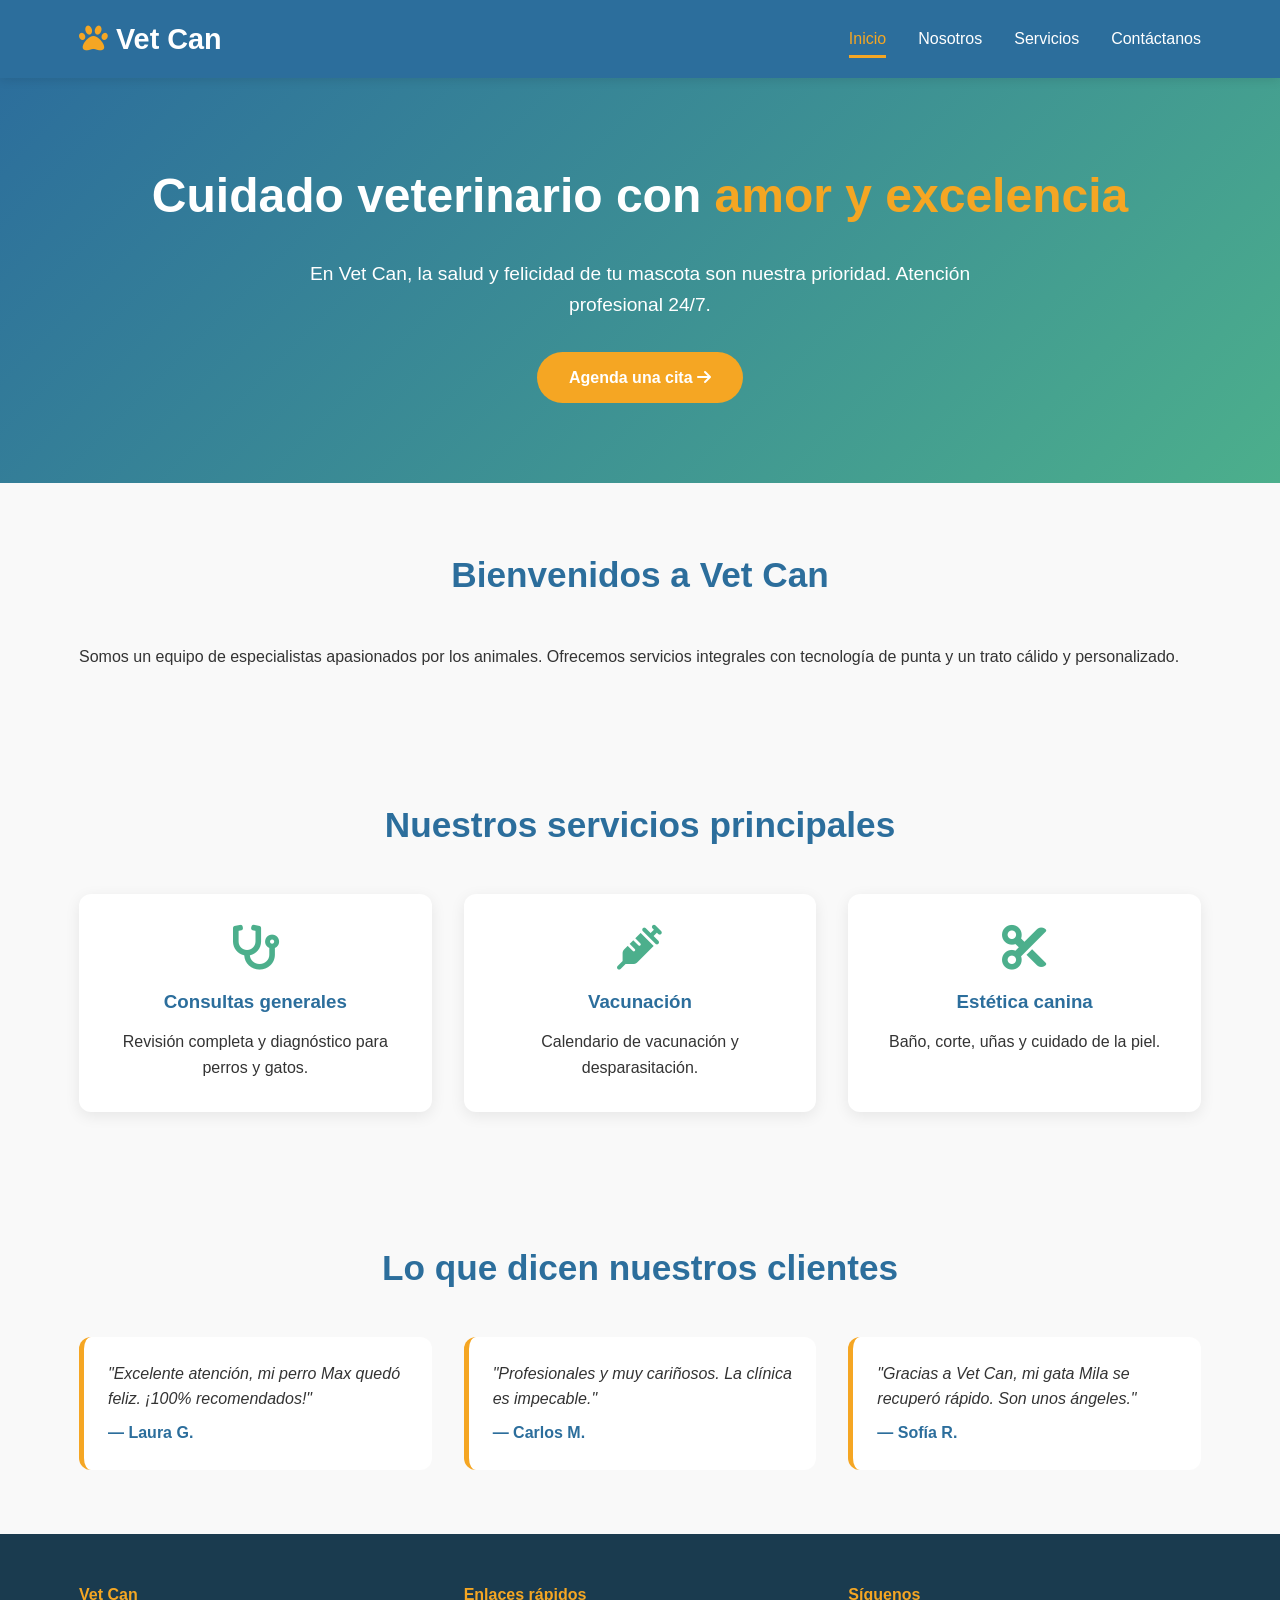
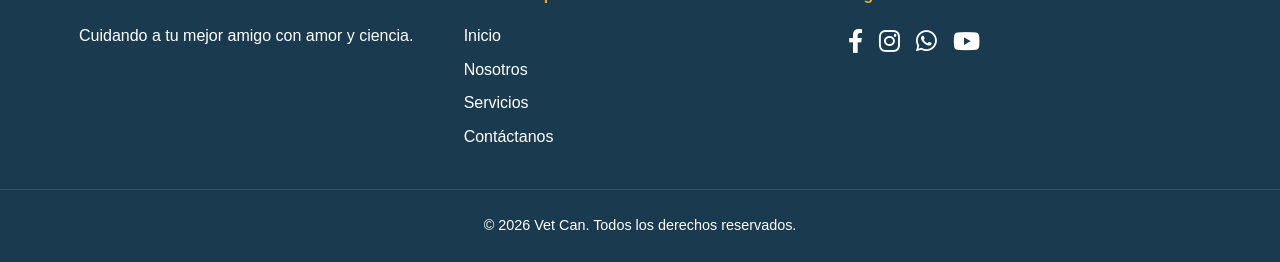
<file: index.html>
<!DOCTYPE html>
<html lang="es">
<head>
    <meta charset="UTF-8" />
    <meta name="viewport" content="width=device-width, initial-scale=1.0" />
    <title>Vet Can · Inicio</title>
    <link rel="stylesheet" href="styles.css" />
    <link rel="stylesheet" href="https://cdnjs.cloudflare.com/ajax/libs/font-awesome/6.0.0-beta3/css/all.min.css" />
</head>
<body>

    <!-- ===== HEADER / NAVBAR ===== -->
    <header class="header">
        <div class="container header-content">
            <div class="logo">
                <a href="index.html"><i class="fas fa-paw"></i> Vet Can</a>
            </div>
            <nav class="navbar" id="navbar">
                <ul class="nav-list">
                    <li><a href="index.html" class="active">Inicio</a></li>
                    <li><a href="nosotros.html">Nosotros</a></li>
                    <li><a href="servicios.html">Servicios</a></li>
                    <li><a href="contactanos.html">Contáctanos</a></li>
                </ul>
            </nav>
            <div class="menu-toggle" id="menuToggle">
                <i class="fas fa-bars"></i>
            </div>
        </div>
    </header>

    <!-- ===== HERO ===== -->
    <section class="hero">
        <div class="container hero-content">
            <h1>Cuidado veterinario con <span>amor y excelencia</span></h1>
            <p>En Vet Can, la salud y felicidad de tu mascota son nuestra prioridad. Atención profesional 24/7.</p>
            <a href="contactanos.html" class="btn btn-primary">Agenda una cita <i class="fas fa-arrow-right"></i></a>
        </div>
    </section>

    <!-- ===== BIENVENIDA ===== -->
    <section class="welcome section">
        <div class="container">
            <h2>Bienvenidos a Vet Can</h2>
            <p>Somos un equipo de especialistas apasionados por los animales. Ofrecemos servicios integrales con tecnología de punta y un trato cálido y personalizado.</p>
        </div>
    </section>

    <!-- ===== SERVICIOS DESTACADOS ===== -->
    <section class="services-highlight section">
        <div class="container">
            <h2>Nuestros servicios principales</h2>
            <div class="cards-grid">
                <div class="card">
                    <i class="fas fa-stethoscope"></i>
                    <h3>Consultas generales</h3>
                    <p>Revisión completa y diagnóstico para perros y gatos.</p>
                </div>
                <div class="card">
                    <i class="fas fa-syringe"></i>
                    <h3>Vacunación</h3>
                    <p>Calendario de vacunación y desparasitación.</p>
                </div>
                <div class="card">
                    <i class="fas fa-cut"></i>
                    <h3>Estética canina</h3>
                    <p>Baño, corte, uñas y cuidado de la piel.</p>
                </div>
            </div>
        </div>
    </section>

    <!-- ===== TESTIMONIOS ===== -->
    <section class="testimonials section">
        <div class="container">
            <h2>Lo que dicen nuestros clientes</h2>
            <div class="testimonial-grid">
                <div class="testimonial">
                    <p>"Excelente atención, mi perro Max quedó feliz. ¡100% recomendados!"</p>
                    <span>— Laura G.</span>
                </div>
                <div class="testimonial">
                    <p>"Profesionales y muy cariñosos. La clínica es impecable."</p>
                    <span>— Carlos M.</span>
                </div>
                <div class="testimonial">
                    <p>"Gracias a Vet Can, mi gata Mila se recuperó rápido. Son unos ángeles."</p>
                    <span>— Sofía R.</span>
                </div>
            </div>
        </div>
    </section>

    <!-- ===== FOOTER ===== -->
    <footer class="footer">
        <div class="container footer-content">
            <div class="footer-col">
                <h4>Vet Can</h4>
                <p>Cuidando a tu mejor amigo con amor y ciencia.</p>
            </div>
            <div class="footer-col">
                <h4>Enlaces rápidos</h4>
                <ul>
                    <li><a href="index.html">Inicio</a></li>
                    <li><a href="nosotros.html">Nosotros</a></li>
                    <li><a href="servicios.html">Servicios</a></li>
                    <li><a href="contactanos.html">Contáctanos</a></li>
                </ul>
            </div>
            <div class="footer-col">
                <h4>Síguenos</h4>
                <div class="social-icons">
                    <a href="#"><i class="fab fa-facebook-f"></i></a>
                    <a href="#"><i class="fab fa-instagram"></i></a>
                    <a href="#"><i class="fab fa-whatsapp"></i></a>
                    <a href="#"><i class="fab fa-youtube"></i></a>
                </div>
            </div>
        </div>
        <div class="footer-bottom">
            <p>&copy; 2026 Vet Can. Todos los derechos reservados.</p>
        </div>
    </footer>

    <script src="script.js"></script>
</body>
</html>
</file>
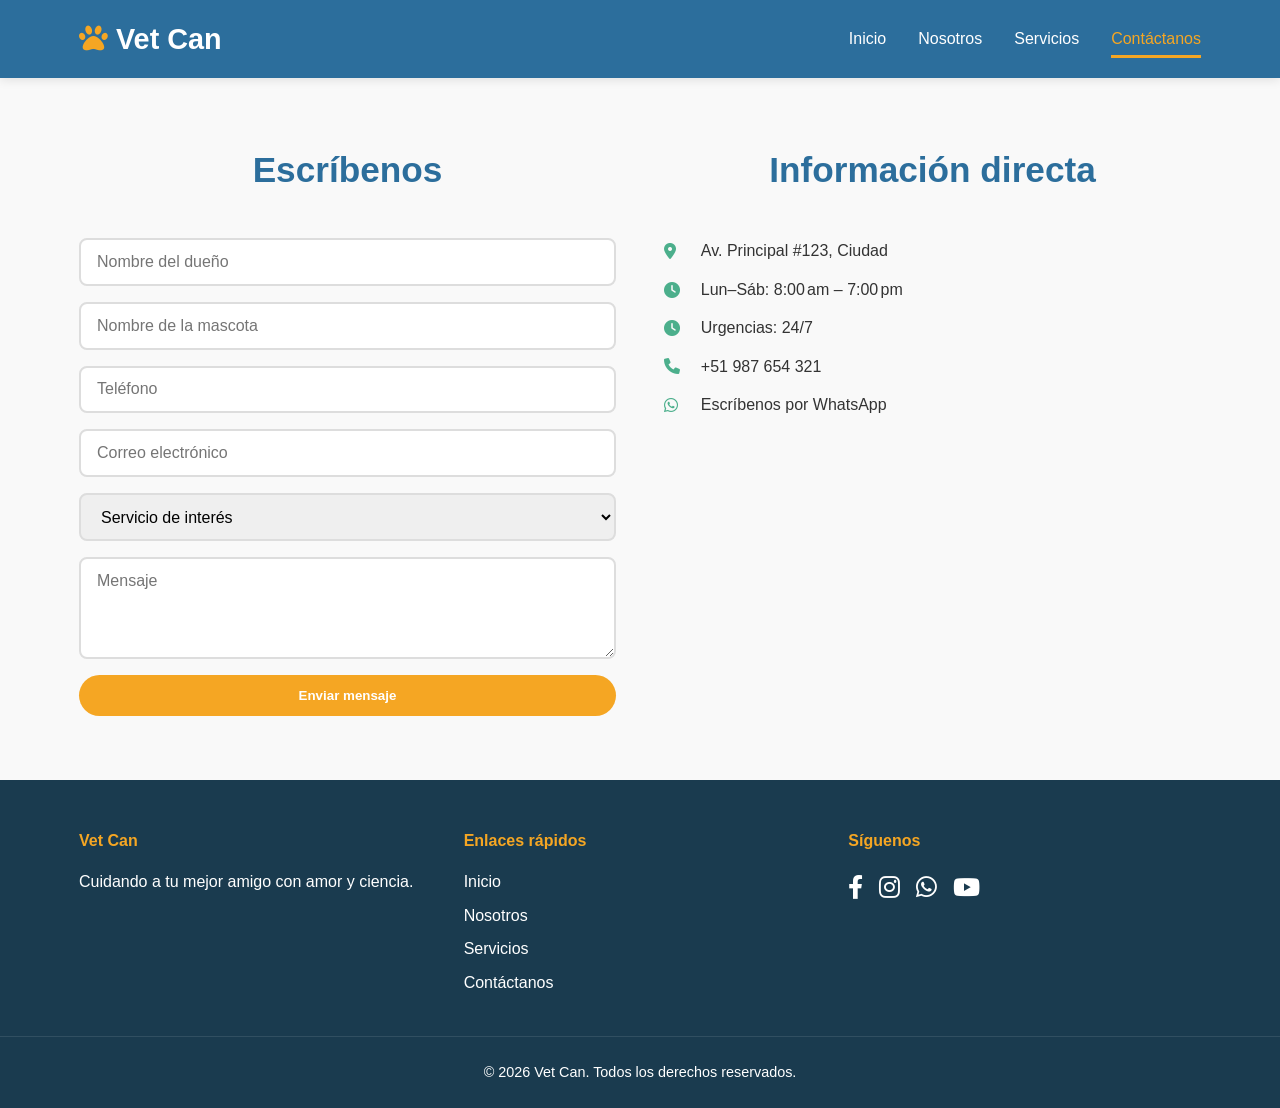
<file: contactanos.html>
<!DOCTYPE html>
<html lang="es">
<head>
    <meta charset="UTF-8" />
    <meta name="viewport" content="width=device-width, initial-scale=1.0" />
    <title>Vet Can · Contáctanos</title>
    <link rel="stylesheet" href="styles.css" />
    <link rel="stylesheet" href="https://cdnjs.cloudflare.com/ajax/libs/font-awesome/6.0.0-beta3/css/all.min.css" />
</head>
<body>

    <!-- HEADER -->
    <header class="header">
        <div class="container header-content">
            <div class="logo"><a href="index.html"><i class="fas fa-paw"></i> Vet Can</a></div>
            <nav class="navbar" id="navbar">
                <ul class="nav-list">
                    <li><a href="index.html">Inicio</a></li>
                    <li><a href="nosotros.html">Nosotros</a></li>
                    <li><a href="servicios.html">Servicios</a></li>
                    <li><a href="contactanos.html" class="active">Contáctanos</a></li>
                </ul>
            </nav>
            <div class="menu-toggle" id="menuToggle"><i class="fas fa-bars"></i></div>
        </div>
    </header>

    <!-- ===== FORMULARIO + INFO ===== -->
    <section class="section contact">
        <div class="container two-col">
            <!-- Formulario -->
            <div class="contact-form">
                <h2>Escríbenos</h2>
                <form id="contactForm">
                    <input type="text" name="nombre_dueno" placeholder="Nombre del dueño" required />
                    <input type="text" name="nombre_mascota" placeholder="Nombre de la mascota" />
                    <input type="tel" name="telefono" placeholder="Teléfono" required />
                    <input type="email" name="correo" placeholder="Correo electrónico" required />
                    <select name="servicio_interes">
                        <option value="">Servicio de interés</option>
                        <option value="consultas">Consultas Generales</option>
                        <option value="vacunacion">Vacunación y Desparasitación</option>
                        <option value="cirugia">Cirugía</option>
                        <option value="diagnostico">Diagnóstico por Imagen</option>
                        <option value="estetica">Estética</option>
                        <option value="farmacia">Farmacia</option>
                    </select>
                    <textarea name="mensaje" placeholder="Mensaje" rows="4"></textarea>
                    <button type="submit" class="btn btn-primary">Enviar mensaje</button>
                </form>
            </div>

            <!-- Info de contacto -->
            <div class="contact-info">
                <h2>Información directa</h2>
                <p><i class="fas fa-map-marker-alt"></i> Av. Principal #123, Ciudad</p>
                <p><i class="fas fa-clock"></i> Lun–Sáb: 8:00 am – 7:00 pm</p>
                <p><i class="fas fa-clock"></i> Urgencias: 24/7</p>
                <p><i class="fas fa-phone"></i> +51 987 654 321</p>
                <p><i class="fab fa-whatsapp"></i> <a href="https://wa.me/51987654321" target="_blank">Escríbenos por WhatsApp</a></p>

                <!-- Mapa placeholder -->
                <div class="map-placeholder">
                    <iframe src="https://www.google.com/maps/embed?pb=!1m18!1m12!1m3!1d3901.123456789012!2d-77.123456!3d-12.123456!2m3!1f0!2f0!3f0!3m2!1i1024!2i768!4f13.1!3m3!1m2!1s0x0%3A0x0!2zMTLCsDA3JzI0LjQiUyA3N8KwMDcnMjMuNyJX!5e0!3m2!1ses!2spe!4v1234567890" width="100%" height="200" style="border:0;" allowfullscreen="" loading="lazy"></iframe>
                </div>
            </div>
        </div>
    </section>

    <!-- FOOTER (idéntico) -->
    <footer class="footer">
        <div class="container footer-content">
            <div class="footer-col"><h4>Vet Can</h4><p>Cuidando a tu mejor amigo con amor y ciencia.</p></div>
            <div class="footer-col">
                <h4>Enlaces rápidos</h4>
                <ul>
                    <li><a href="index.html">Inicio</a></li>
                    <li><a href="nosotros.html">Nosotros</a></li>
                    <li><a href="servicios.html">Servicios</a></li>
                    <li><a href="contactanos.html">Contáctanos</a></li>
                </ul>
            </div>
            <div class="footer-col">
                <h4>Síguenos</h4>
                <div class="social-icons">
                    <a href="#"><i class="fab fa-facebook-f"></i></a>
                    <a href="#"><i class="fab fa-instagram"></i></a>
                    <a href="#"><i class="fab fa-whatsapp"></i></a>
                    <a href="#"><i class="fab fa-youtube"></i></a>
                </div>
            </div>
        </div>
        <div class="footer-bottom"><p>&copy; 2026 Vet Can. Todos los derechos reservados.</p></div>
    </footer>

    <script src="script.js"></script>
</body>
</html>
</file>
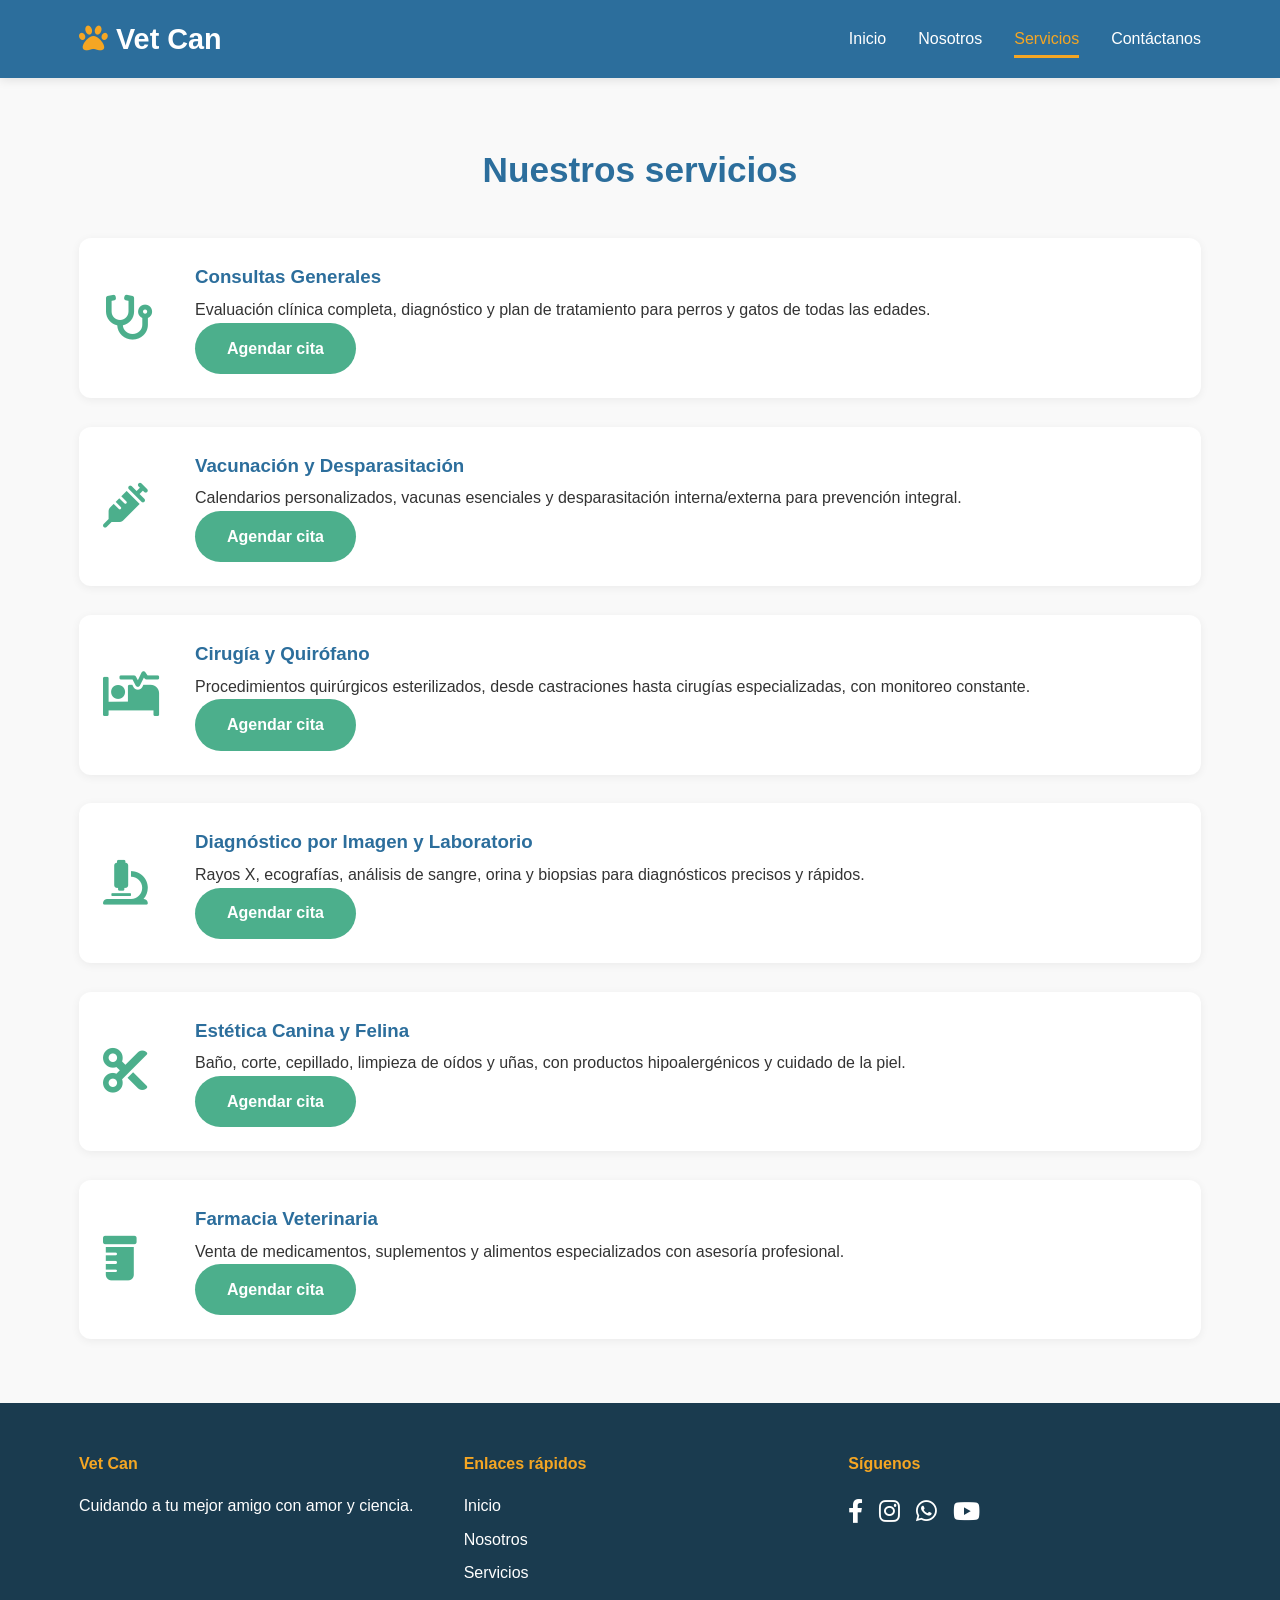
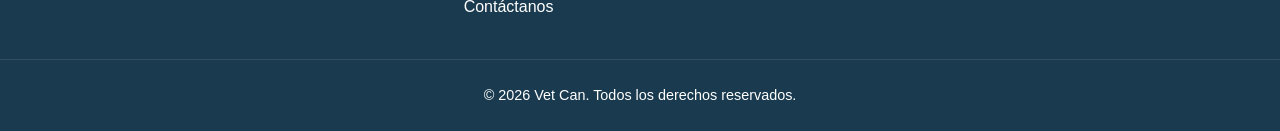
<file: deepseek_html_20260820_2e9063.html>
<!DOCTYPE html>
<html lang="es">
<head>
    <meta charset="UTF-8" />
    <meta name="viewport" content="width=device-width, initial-scale=1.0" />
    <title>Vet Can · Servicios</title>
    <link rel="stylesheet" href="styles.css" />
    <link rel="stylesheet" href="https://cdnjs.cloudflare.com/ajax/libs/font-awesome/6.0.0-beta3/css/all.min.css" />
</head>
<body>

    <!-- HEADER -->
    <header class="header">
        <div class="container header-content">
            <div class="logo"><a href="index.html"><i class="fas fa-paw"></i> Vet Can</a></div>
            <nav class="navbar" id="navbar">
                <ul class="nav-list">
                    <li><a href="index.html">Inicio</a></li>
                    <li><a href="nosotros.html">Nosotros</a></li>
                    <li><a href="servicios.html" class="active">Servicios</a></li>
                    <li><a href="contactanos.html">Contáctanos</a></li>
                </ul>
            </nav>
            <div class="menu-toggle" id="menuToggle"><i class="fas fa-bars"></i></div>
        </div>
    </header>

    <!-- ===== SERVICIOS DETALLADOS ===== -->
    <section class="section services-detail">
        <div class="container">
            <h2>Nuestros servicios</h2>
            <div class="services-list">

                <div class="service-item">
                    <i class="fas fa-stethoscope"></i>
                    <div class="service-info">
                        <h3>Consultas Generales</h3>
                        <p>Evaluación clínica completa, diagnóstico y plan de tratamiento para perros y gatos de todas las edades.</p>
                        <a href="contactanos.html" class="btn btn-secondary">Agendar cita</a>
                    </div>
                </div>

                <div class="service-item">
                    <i class="fas fa-syringe"></i>
                    <div class="service-info">
                        <h3>Vacunación y Desparasitación</h3>
                        <p>Calendarios personalizados, vacunas esenciales y desparasitación interna/externa para prevención integral.</p>
                        <a href="contactanos.html" class="btn btn-secondary">Agendar cita</a>
                    </div>
                </div>

                <div class="service-item">
                    <i class="fas fa-procedures"></i>
                    <div class="service-info">
                        <h3>Cirugía y Quirófano</h3>
                        <p>Procedimientos quirúrgicos esterilizados, desde castraciones hasta cirugías especializadas, con monitoreo constante.</p>
                        <a href="contactanos.html" class="btn btn-secondary">Agendar cita</a>
                    </div>
                </div>

                <div class="service-item">
                    <i class="fas fa-microscope"></i>
                    <div class="service-info">
                        <h3>Diagnóstico por Imagen y Laboratorio</h3>
                        <p>Rayos X, ecografías, análisis de sangre, orina y biopsias para diagnósticos precisos y rápidos.</p>
                        <a href="contactanos.html" class="btn btn-secondary">Agendar cita</a>
                    </div>
                </div>

                <div class="service-item">
                    <i class="fas fa-cut"></i>
                    <div class="service-info">
                        <h3>Estética Canina y Felina</h3>
                        <p>Baño, corte, cepillado, limpieza de oídos y uñas, con productos hipoalergénicos y cuidado de la piel.</p>
                        <a href="contactanos.html" class="btn btn-secondary">Agendar cita</a>
                    </div>
                </div>

                <div class="service-item">
                    <i class="fas fa-prescription-bottle"></i>
                    <div class="service-info">
                        <h3>Farmacia Veterinaria</h3>
                        <p>Venta de medicamentos, suplementos y alimentos especializados con asesoría profesional.</p>
                        <a href="contactanos.html" class="btn btn-secondary">Agendar cita</a>
                    </div>
                </div>

            </div>
        </div>
    </section>

    <!-- FOOTER (idéntico) -->
    <footer class="footer">
        <div class="container footer-content">
            <div class="footer-col"><h4>Vet Can</h4><p>Cuidando a tu mejor amigo con amor y ciencia.</p></div>
            <div class="footer-col">
                <h4>Enlaces rápidos</h4>
                <ul>
                    <li><a href="index.html">Inicio</a></li>
                    <li><a href="nosotros.html">Nosotros</a></li>
                    <li><a href="servicios.html">Servicios</a></li>
                    <li><a href="contactanos.html">Contáctanos</a></li>
                </ul>
            </div>
            <div class="footer-col">
                <h4>Síguenos</h4>
                <div class="social-icons">
                    <a href="#"><i class="fab fa-facebook-f"></i></a>
                    <a href="#"><i class="fab fa-instagram"></i></a>
                    <a href="#"><i class="fab fa-whatsapp"></i></a>
                    <a href="#"><i class="fab fa-youtube"></i></a>
                </div>
            </div>
        </div>
        <div class="footer-bottom"><p>&copy; 2026 Vet Can. Todos los derechos reservados.</p></div>
    </footer>

    <script src="script.js"></script>
</body>
</html>
</file>
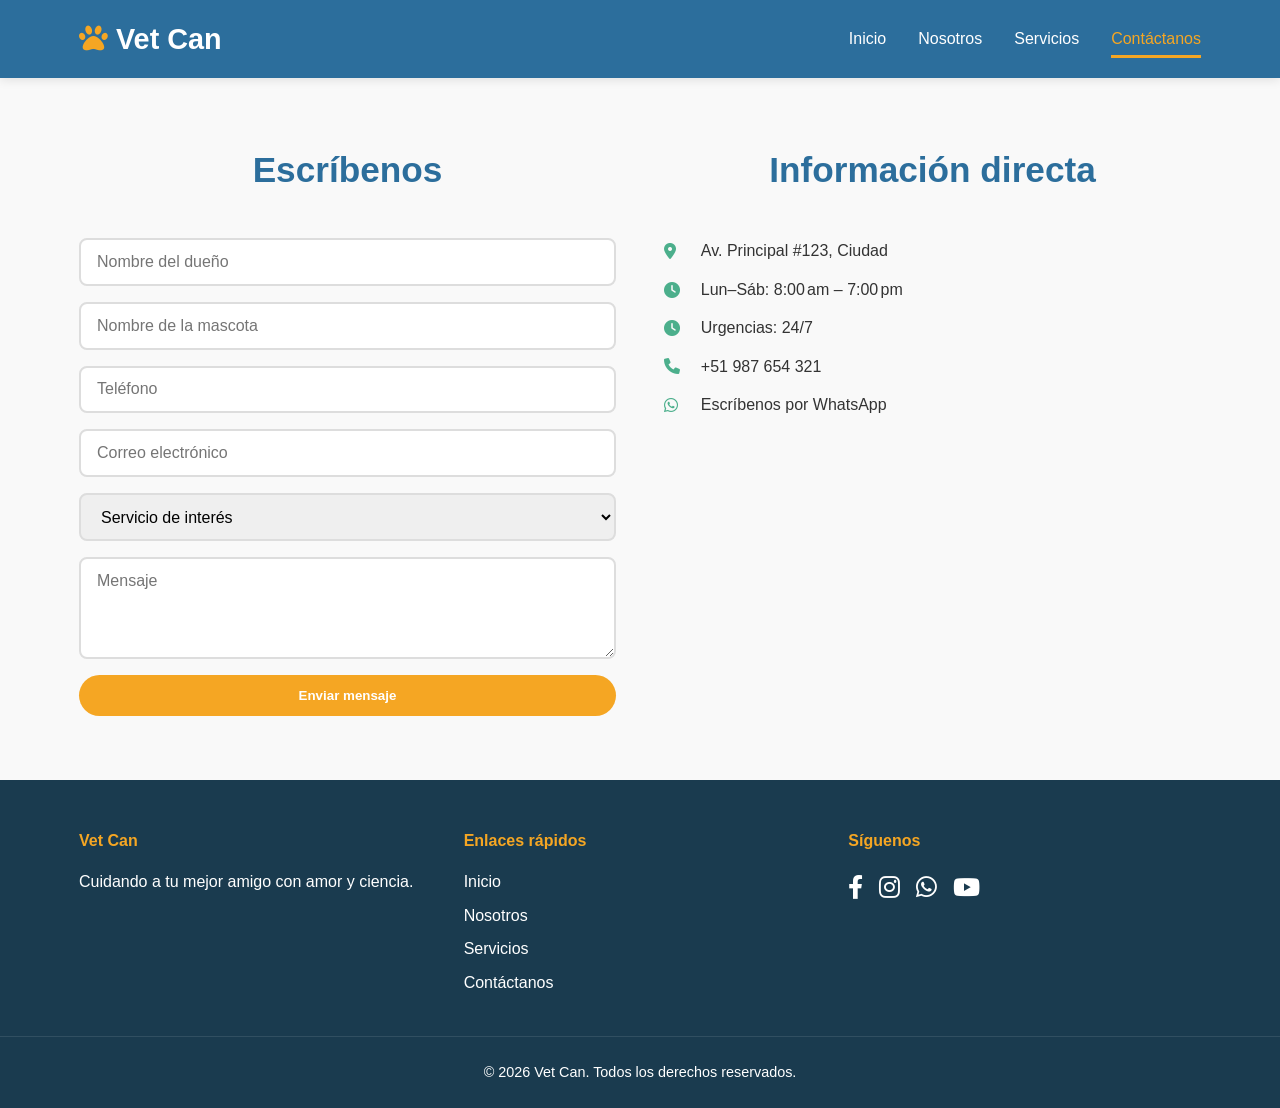
<file: deepseek_html_20260820_804188.html>
<!DOCTYPE html>
<html lang="es">
<head>
    <meta charset="UTF-8" />
    <meta name="viewport" content="width=device-width, initial-scale=1.0" />
    <title>Vet Can · Contáctanos</title>
    <link rel="stylesheet" href="styles.css" />
    <link rel="stylesheet" href="https://cdnjs.cloudflare.com/ajax/libs/font-awesome/6.0.0-beta3/css/all.min.css" />
</head>
<body>

    <!-- HEADER -->
    <header class="header">
        <div class="container header-content">
            <div class="logo"><a href="index.html"><i class="fas fa-paw"></i> Vet Can</a></div>
            <nav class="navbar" id="navbar">
                <ul class="nav-list">
                    <li><a href="index.html">Inicio</a></li>
                    <li><a href="nosotros.html">Nosotros</a></li>
                    <li><a href="servicios.html">Servicios</a></li>
                    <li><a href="contactanos.html" class="active">Contáctanos</a></li>
                </ul>
            </nav>
            <div class="menu-toggle" id="menuToggle"><i class="fas fa-bars"></i></div>
        </div>
    </header>

    <!-- ===== FORMULARIO + INFO ===== -->
    <section class="section contact">
        <div class="container two-col">
            <!-- Formulario -->
            <div class="contact-form">
                <h2>Escríbenos</h2>
                <form id="contactForm">
                    <input type="text" name="nombre_dueno" placeholder="Nombre del dueño" required />
                    <input type="text" name="nombre_mascota" placeholder="Nombre de la mascota" />
                    <input type="tel" name="telefono" placeholder="Teléfono" required />
                    <input type="email" name="correo" placeholder="Correo electrónico" required />
                    <select name="servicio_interes">
                        <option value="">Servicio de interés</option>
                        <option value="consultas">Consultas Generales</option>
                        <option value="vacunacion">Vacunación y Desparasitación</option>
                        <option value="cirugia">Cirugía</option>
                        <option value="diagnostico">Diagnóstico por Imagen</option>
                        <option value="estetica">Estética</option>
                        <option value="farmacia">Farmacia</option>
                    </select>
                    <textarea name="mensaje" placeholder="Mensaje" rows="4"></textarea>
                    <button type="submit" class="btn btn-primary">Enviar mensaje</button>
                </form>
            </div>

            <!-- Info de contacto -->
            <div class="contact-info">
                <h2>Información directa</h2>
                <p><i class="fas fa-map-marker-alt"></i> Av. Principal #123, Ciudad</p>
                <p><i class="fas fa-clock"></i> Lun–Sáb: 8:00 am – 7:00 pm</p>
                <p><i class="fas fa-clock"></i> Urgencias: 24/7</p>
                <p><i class="fas fa-phone"></i> +51 987 654 321</p>
                <p><i class="fab fa-whatsapp"></i> <a href="https://wa.me/51987654321" target="_blank">Escríbenos por WhatsApp</a></p>

                <!-- Mapa placeholder -->
                <div class="map-placeholder">
                    <iframe src="https://www.google.com/maps/embed?pb=!1m18!1m12!1m3!1d3901.123456789012!2d-77.123456!3d-12.123456!2m3!1f0!2f0!3f0!3m2!1i1024!2i768!4f13.1!3m3!1m2!1s0x0%3A0x0!2zMTLCsDA3JzI0LjQiUyA3N8KwMDcnMjMuNyJX!5e0!3m2!1ses!2spe!4v1234567890" width="100%" height="200" style="border:0;" allowfullscreen="" loading="lazy"></iframe>
                </div>
            </div>
        </div>
    </section>

    <!-- FOOTER (idéntico) -->
    <footer class="footer">
        <div class="container footer-content">
            <div class="footer-col"><h4>Vet Can</h4><p>Cuidando a tu mejor amigo con amor y ciencia.</p></div>
            <div class="footer-col">
                <h4>Enlaces rápidos</h4>
                <ul>
                    <li><a href="index.html">Inicio</a></li>
                    <li><a href="nosotros.html">Nosotros</a></li>
                    <li><a href="servicios.html">Servicios</a></li>
                    <li><a href="contactanos.html">Contáctanos</a></li>
                </ul>
            </div>
            <div class="footer-col">
                <h4>Síguenos</h4>
                <div class="social-icons">
                    <a href="#"><i class="fab fa-facebook-f"></i></a>
                    <a href="#"><i class="fab fa-instagram"></i></a>
                    <a href="#"><i class="fab fa-whatsapp"></i></a>
                    <a href="#"><i class="fab fa-youtube"></i></a>
                </div>
            </div>
        </div>
        <div class="footer-bottom"><p>&copy; 2026 Vet Can. Todos los derechos reservados.</p></div>
    </footer>

    <script src="script.js"></script>
</body>
</html>
</file>
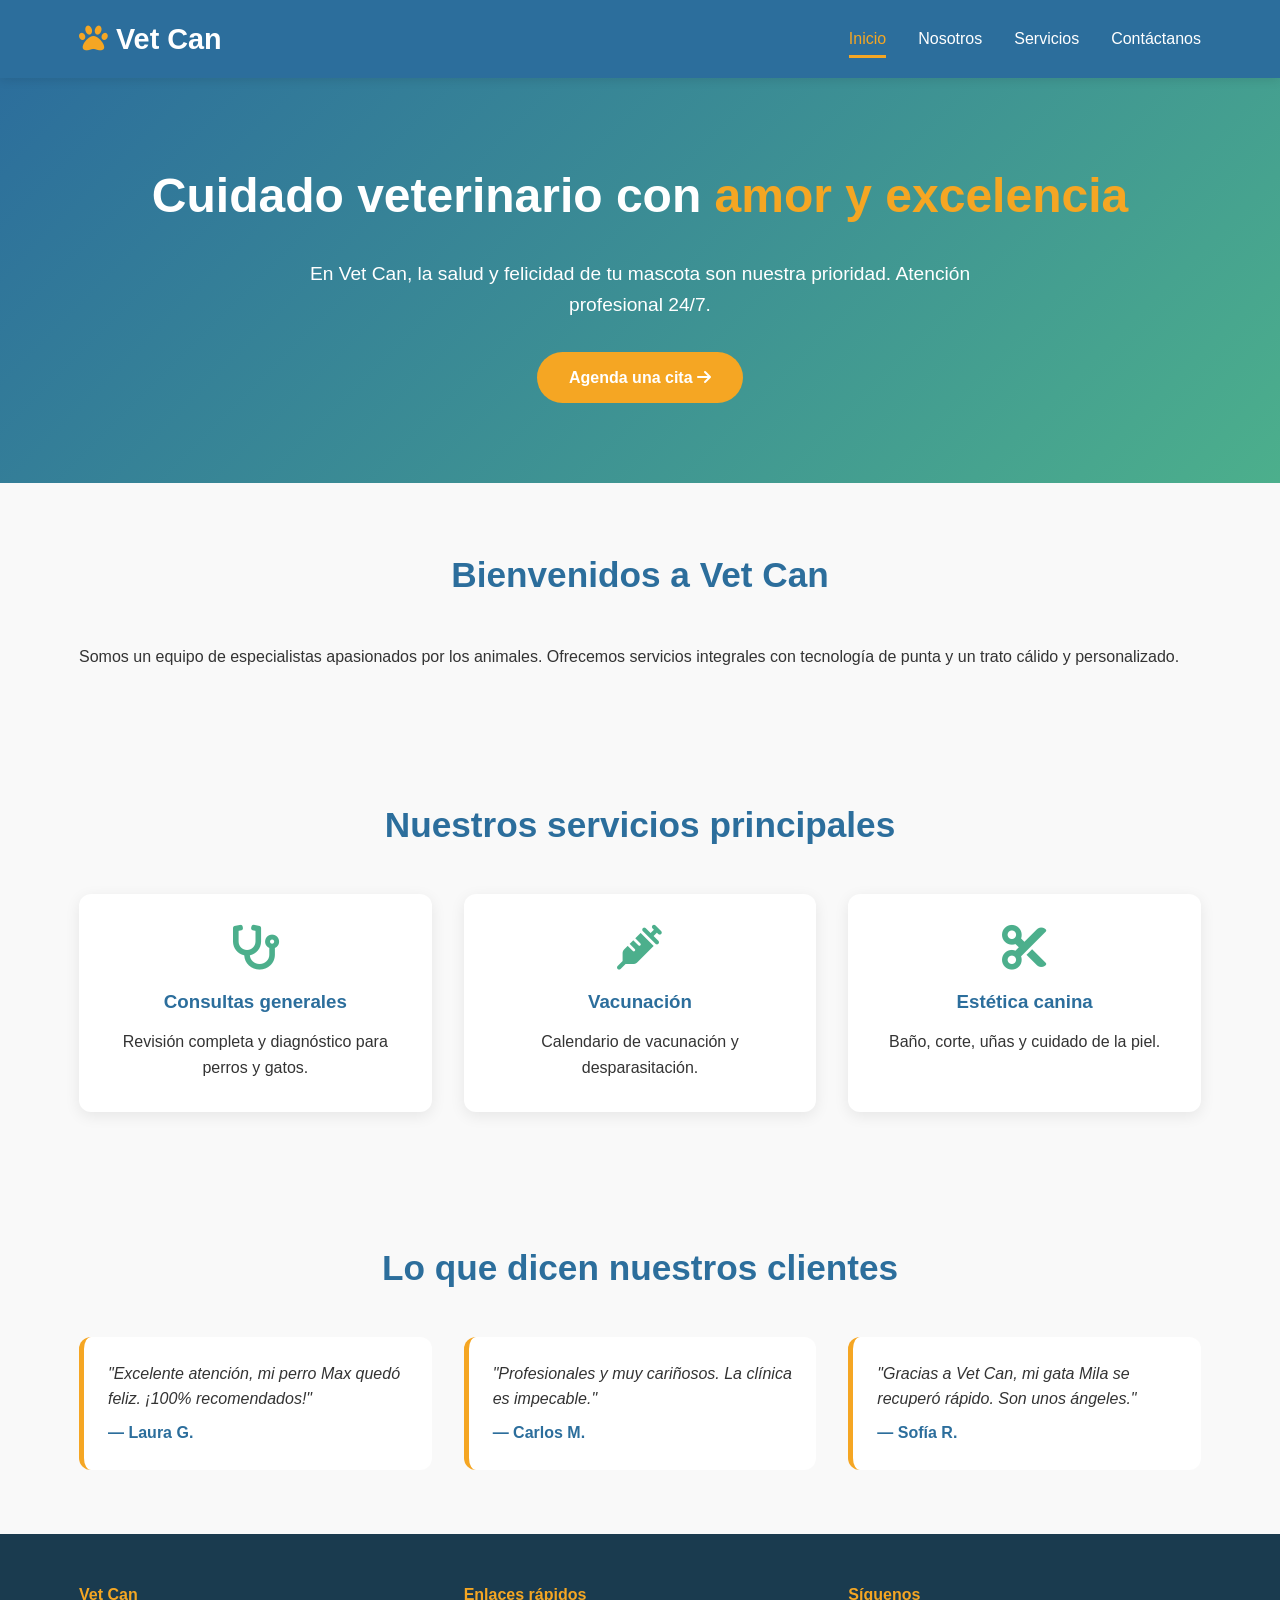
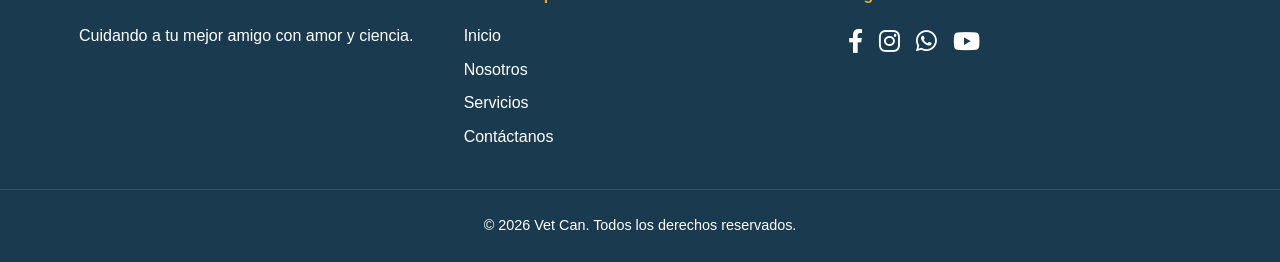
<file: deepseek_html_20260820_d28ea6.html>
<!DOCTYPE html>
<html lang="es">
<head>
    <meta charset="UTF-8" />
    <meta name="viewport" content="width=device-width, initial-scale=1.0" />
    <title>Vet Can · Inicio</title>
    <link rel="stylesheet" href="styles.css" />
    <link rel="stylesheet" href="https://cdnjs.cloudflare.com/ajax/libs/font-awesome/6.0.0-beta3/css/all.min.css" />
</head>
<body>

    <!-- ===== HEADER / NAVBAR ===== -->
    <header class="header">
        <div class="container header-content">
            <div class="logo">
                <a href="index.html"><i class="fas fa-paw"></i> Vet Can</a>
            </div>
            <nav class="navbar" id="navbar">
                <ul class="nav-list">
                    <li><a href="index.html" class="active">Inicio</a></li>
                    <li><a href="nosotros.html">Nosotros</a></li>
                    <li><a href="servicios.html">Servicios</a></li>
                    <li><a href="contactanos.html">Contáctanos</a></li>
                </ul>
            </nav>
            <div class="menu-toggle" id="menuToggle">
                <i class="fas fa-bars"></i>
            </div>
        </div>
    </header>

    <!-- ===== HERO ===== -->
    <section class="hero">
        <div class="container hero-content">
            <h1>Cuidado veterinario con <span>amor y excelencia</span></h1>
            <p>En Vet Can, la salud y felicidad de tu mascota son nuestra prioridad. Atención profesional 24/7.</p>
            <a href="contactanos.html" class="btn btn-primary">Agenda una cita <i class="fas fa-arrow-right"></i></a>
        </div>
    </section>

    <!-- ===== BIENVENIDA ===== -->
    <section class="welcome section">
        <div class="container">
            <h2>Bienvenidos a Vet Can</h2>
            <p>Somos un equipo de especialistas apasionados por los animales. Ofrecemos servicios integrales con tecnología de punta y un trato cálido y personalizado.</p>
        </div>
    </section>

    <!-- ===== SERVICIOS DESTACADOS ===== -->
    <section class="services-highlight section">
        <div class="container">
            <h2>Nuestros servicios principales</h2>
            <div class="cards-grid">
                <div class="card">
                    <i class="fas fa-stethoscope"></i>
                    <h3>Consultas generales</h3>
                    <p>Revisión completa y diagnóstico para perros y gatos.</p>
                </div>
                <div class="card">
                    <i class="fas fa-syringe"></i>
                    <h3>Vacunación</h3>
                    <p>Calendario de vacunación y desparasitación.</p>
                </div>
                <div class="card">
                    <i class="fas fa-cut"></i>
                    <h3>Estética canina</h3>
                    <p>Baño, corte, uñas y cuidado de la piel.</p>
                </div>
            </div>
        </div>
    </section>

    <!-- ===== TESTIMONIOS ===== -->
    <section class="testimonials section">
        <div class="container">
            <h2>Lo que dicen nuestros clientes</h2>
            <div class="testimonial-grid">
                <div class="testimonial">
                    <p>"Excelente atención, mi perro Max quedó feliz. ¡100% recomendados!"</p>
                    <span>— Laura G.</span>
                </div>
                <div class="testimonial">
                    <p>"Profesionales y muy cariñosos. La clínica es impecable."</p>
                    <span>— Carlos M.</span>
                </div>
                <div class="testimonial">
                    <p>"Gracias a Vet Can, mi gata Mila se recuperó rápido. Son unos ángeles."</p>
                    <span>— Sofía R.</span>
                </div>
            </div>
        </div>
    </section>

    <!-- ===== FOOTER ===== -->
    <footer class="footer">
        <div class="container footer-content">
            <div class="footer-col">
                <h4>Vet Can</h4>
                <p>Cuidando a tu mejor amigo con amor y ciencia.</p>
            </div>
            <div class="footer-col">
                <h4>Enlaces rápidos</h4>
                <ul>
                    <li><a href="index.html">Inicio</a></li>
                    <li><a href="nosotros.html">Nosotros</a></li>
                    <li><a href="servicios.html">Servicios</a></li>
                    <li><a href="contactanos.html">Contáctanos</a></li>
                </ul>
            </div>
            <div class="footer-col">
                <h4>Síguenos</h4>
                <div class="social-icons">
                    <a href="#"><i class="fab fa-facebook-f"></i></a>
                    <a href="#"><i class="fab fa-instagram"></i></a>
                    <a href="#"><i class="fab fa-whatsapp"></i></a>
                    <a href="#"><i class="fab fa-youtube"></i></a>
                </div>
            </div>
        </div>
        <div class="footer-bottom">
            <p>&copy; 2026 Vet Can. Todos los derechos reservados.</p>
        </div>
    </footer>

    <script src="script.js"></script>
</body>
</html>
</file>
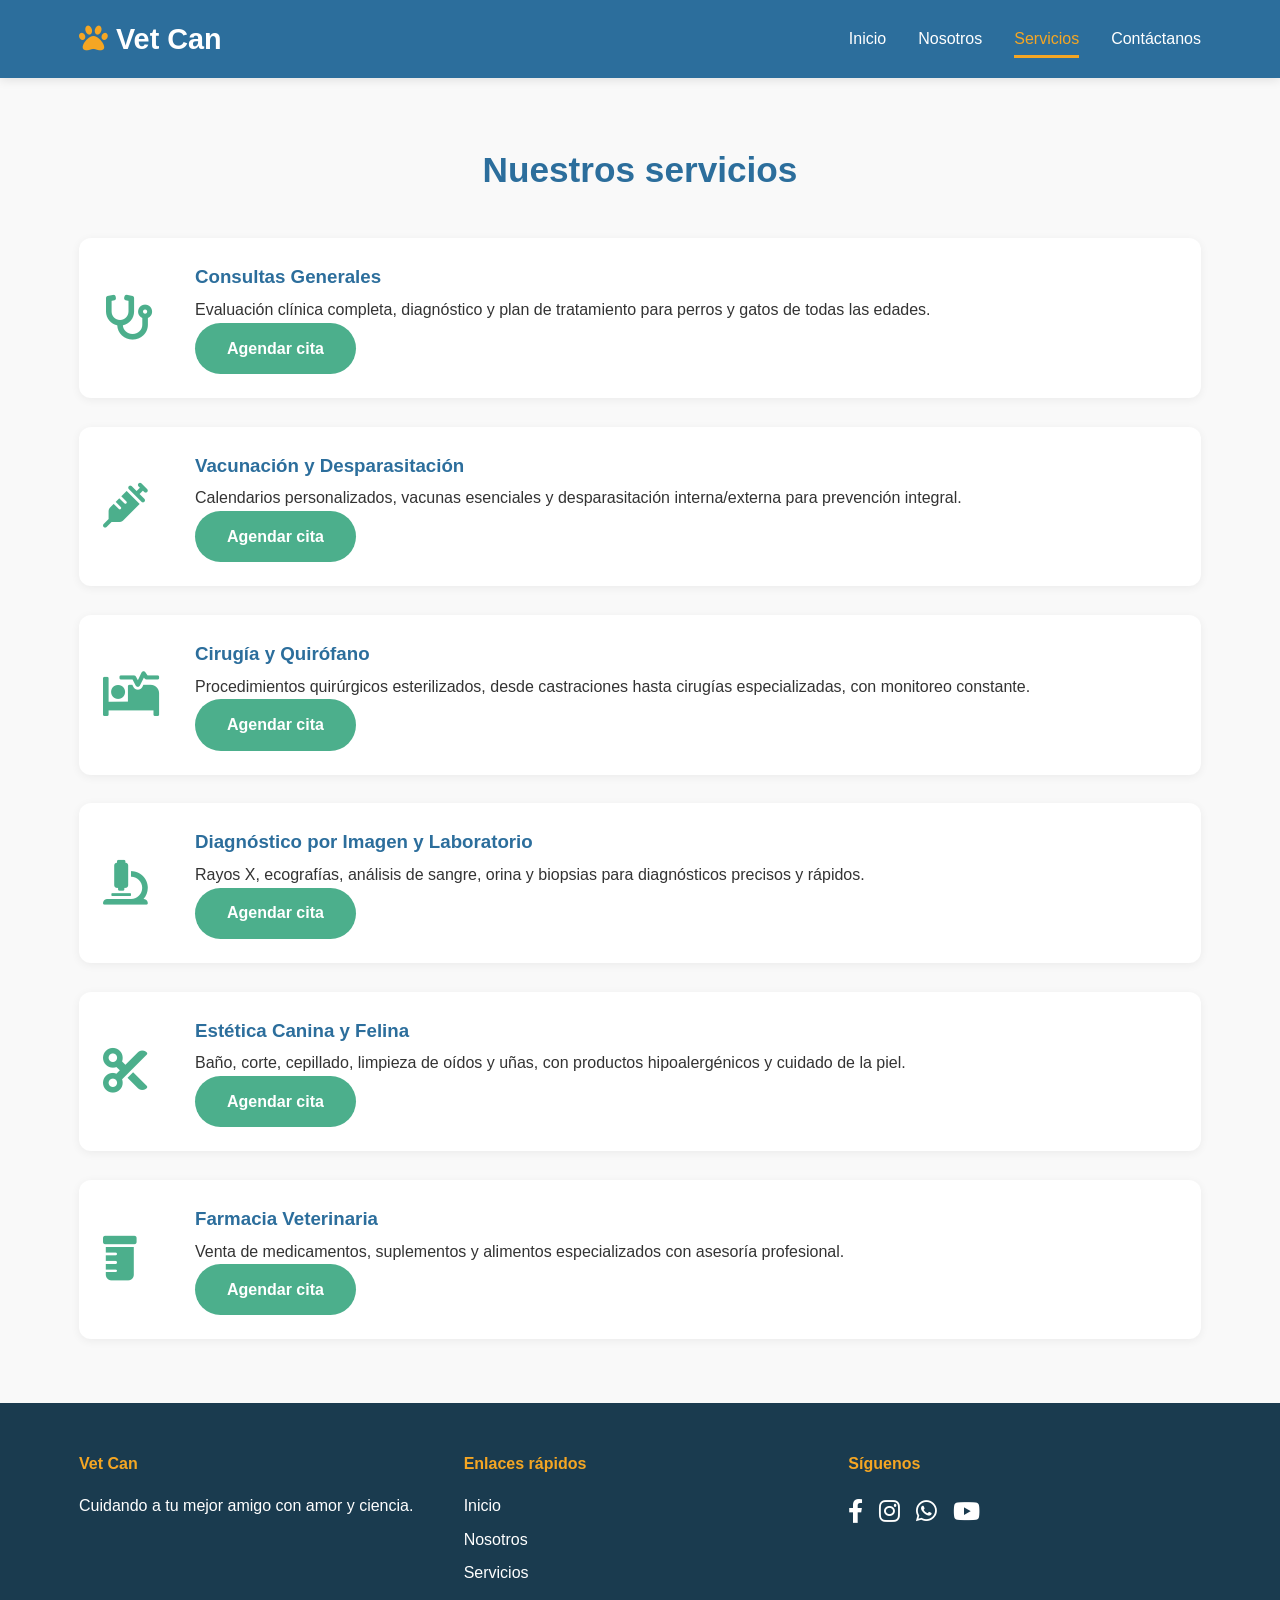
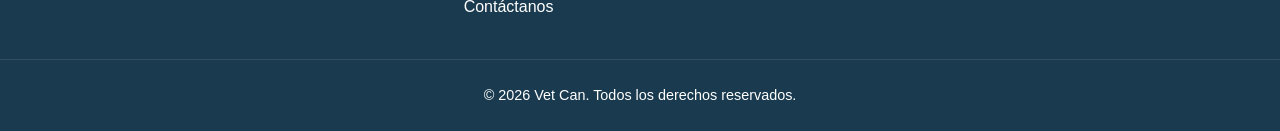
<file: servicios.html>
<!DOCTYPE html>
<html lang="es">
<head>
    <meta charset="UTF-8" />
    <meta name="viewport" content="width=device-width, initial-scale=1.0" />
    <title>Vet Can · Servicios</title>
    <link rel="stylesheet" href="styles.css" />
    <link rel="stylesheet" href="https://cdnjs.cloudflare.com/ajax/libs/font-awesome/6.0.0-beta3/css/all.min.css" />
</head>
<body>

    <!-- HEADER -->
    <header class="header">
        <div class="container header-content">
            <div class="logo"><a href="index.html"><i class="fas fa-paw"></i> Vet Can</a></div>
            <nav class="navbar" id="navbar">
                <ul class="nav-list">
                    <li><a href="index.html">Inicio</a></li>
                    <li><a href="nosotros.html">Nosotros</a></li>
                    <li><a href="servicios.html" class="active">Servicios</a></li>
                    <li><a href="contactanos.html">Contáctanos</a></li>
                </ul>
            </nav>
            <div class="menu-toggle" id="menuToggle"><i class="fas fa-bars"></i></div>
        </div>
    </header>

    <!-- ===== SERVICIOS DETALLADOS ===== -->
    <section class="section services-detail">
        <div class="container">
            <h2>Nuestros servicios</h2>
            <div class="services-list">

                <div class="service-item">
                    <i class="fas fa-stethoscope"></i>
                    <div class="service-info">
                        <h3>Consultas Generales</h3>
                        <p>Evaluación clínica completa, diagnóstico y plan de tratamiento para perros y gatos de todas las edades.</p>
                        <a href="contactanos.html" class="btn btn-secondary">Agendar cita</a>
                    </div>
                </div>

                <div class="service-item">
                    <i class="fas fa-syringe"></i>
                    <div class="service-info">
                        <h3>Vacunación y Desparasitación</h3>
                        <p>Calendarios personalizados, vacunas esenciales y desparasitación interna/externa para prevención integral.</p>
                        <a href="contactanos.html" class="btn btn-secondary">Agendar cita</a>
                    </div>
                </div>

                <div class="service-item">
                    <i class="fas fa-procedures"></i>
                    <div class="service-info">
                        <h3>Cirugía y Quirófano</h3>
                        <p>Procedimientos quirúrgicos esterilizados, desde castraciones hasta cirugías especializadas, con monitoreo constante.</p>
                        <a href="contactanos.html" class="btn btn-secondary">Agendar cita</a>
                    </div>
                </div>

                <div class="service-item">
                    <i class="fas fa-microscope"></i>
                    <div class="service-info">
                        <h3>Diagnóstico por Imagen y Laboratorio</h3>
                        <p>Rayos X, ecografías, análisis de sangre, orina y biopsias para diagnósticos precisos y rápidos.</p>
                        <a href="contactanos.html" class="btn btn-secondary">Agendar cita</a>
                    </div>
                </div>

                <div class="service-item">
                    <i class="fas fa-cut"></i>
                    <div class="service-info">
                        <h3>Estética Canina y Felina</h3>
                        <p>Baño, corte, cepillado, limpieza de oídos y uñas, con productos hipoalergénicos y cuidado de la piel.</p>
                        <a href="contactanos.html" class="btn btn-secondary">Agendar cita</a>
                    </div>
                </div>

                <div class="service-item">
                    <i class="fas fa-prescription-bottle"></i>
                    <div class="service-info">
                        <h3>Farmacia Veterinaria</h3>
                        <p>Venta de medicamentos, suplementos y alimentos especializados con asesoría profesional.</p>
                        <a href="contactanos.html" class="btn btn-secondary">Agendar cita</a>
                    </div>
                </div>

            </div>
        </div>
    </section>

    <!-- FOOTER (idéntico) -->
    <footer class="footer">
        <div class="container footer-content">
            <div class="footer-col"><h4>Vet Can</h4><p>Cuidando a tu mejor amigo con amor y ciencia.</p></div>
            <div class="footer-col">
                <h4>Enlaces rápidos</h4>
                <ul>
                    <li><a href="index.html">Inicio</a></li>
                    <li><a href="nosotros.html">Nosotros</a></li>
                    <li><a href="servicios.html">Servicios</a></li>
                    <li><a href="contactanos.html">Contáctanos</a></li>
                </ul>
            </div>
            <div class="footer-col">
                <h4>Síguenos</h4>
                <div class="social-icons">
                    <a href="#"><i class="fab fa-facebook-f"></i></a>
                    <a href="#"><i class="fab fa-instagram"></i></a>
                    <a href="#"><i class="fab fa-whatsapp"></i></a>
                    <a href="#"><i class="fab fa-youtube"></i></a>
                </div>
            </div>
        </div>
        <div class="footer-bottom"><p>&copy; 2026 Vet Can. Todos los derechos reservados.</p></div>
    </footer>

    <script src="script.js"></script>
</body>
</html>
</file>
<file: styles.css>
/* ===== RESET Y BASE ===== */
* {
    margin: 0;
    padding: 0;
    box-sizing: border-box;
}

body {
    font-family: 'Segoe UI', Tahoma, Geneva, Verdana, sans-serif;
    color: #333;
    background-color: #F9F9F9;
    line-height: 1.6;
}

a {
    text-decoration: none;
    color: inherit;
}

ul {
    list-style: none;
}

.container {
    width: 90%;
    max-width: 1200px;
    margin: 0 auto;
    padding: 0 15px;
}

/* ===== HEADER ===== */
.header {
    background-color: #2C6E9C;
    color: white;
    padding: 1rem 0;
    position: sticky;
    top: 0;
    z-index: 1000;
    box-shadow: 0 2px 10px rgba(0,0,0,0.1);
}

.header-content {
    display: flex;
    justify-content: space-between;
    align-items: center;
}

.logo a {
    font-size: 1.8rem;
    font-weight: 700;
    display: flex;
    align-items: center;
    gap: 0.5rem;
}

.logo i {
    color: #F5A623;
}

.nav-list {
    display: flex;
    gap: 2rem;
}

.nav-list a {
    font-weight: 500;
    padding: 0.5rem 0;
    border-bottom: 3px solid transparent;
    transition: border-color 0.3s;
}

.nav-list a:hover,
.nav-list a.active {
    border-bottom-color: #F5A623;
    color: #F5A623;
}

.menu-toggle {
    display: none;
    font-size: 1.8rem;
    cursor: pointer;
    color: white;
}

/* ===== HERO ===== */
.hero {
    background: linear-gradient(135deg, #2C6E9C, #4CAF8C);
    color: white;
    padding: 5rem 0;
    text-align: center;
}

.hero h1 {
    font-size: 3rem;
    margin-bottom: 1.5rem;
}

.hero h1 span {
    color: #F5A623;
}

.hero p {
    font-size: 1.2rem;
    max-width: 700px;
    margin: 0 auto 2rem;
}

.btn {
    display: inline-block;
    padding: 0.8rem 2rem;
    border-radius: 50px;
    font-weight: 600;
    transition: all 0.3s;
    border: none;
    cursor: pointer;
}

.btn-primary {
    background-color: #F5A623;
    color: white;
}

.btn-primary:hover {
    background-color: #e09515;
    transform: scale(1.05);
}

.btn-secondary {
    background-color: #4CAF8C;
    color: white;
}

.btn-secondary:hover {
    background-color: #3d9b7a;
}

/* ===== SECCIONES ===== */
.section {
    padding: 4rem 0;
}

.section h2 {
    text-align: center;
    font-size: 2.2rem;
    margin-bottom: 2.5rem;
    color: #2C6E9C;
}

/* ===== TARJETAS ===== */
.cards-grid {
    display: grid;
    grid-template-columns: repeat(auto-fit, minmax(250px, 1fr));
    gap: 2rem;
}

.card {
    background: white;
    padding: 2rem 1.5rem;
    border-radius: 12px;
    box-shadow: 0 4px 15px rgba(0,0,0,0.08);
    text-align: center;
    transition: transform 0.3s, box-shadow 0.3s;
}

.card:hover {
    transform: translateY(-5px);
    box-shadow: 0 8px 25px rgba(0,0,0,0.12);
}

.card i {
    font-size: 2.8rem;
    color: #4CAF8C;
    margin-bottom: 1rem;
}

.card h3 {
    margin-bottom: 0.8rem;
    color: #2C6E9C;
}

/* ===== TESTIMONIOS ===== */
.testimonial-grid {
    display: grid;
    grid-template-columns: repeat(auto-fit, minmax(250px, 1fr));
    gap: 2rem;
}

.testimonial {
    background: white;
    padding: 1.5rem;
    border-radius: 12px;
    border-left: 5px solid #F5A623;
}

.testimonial p {
    font-style: italic;
    margin-bottom: 0.5rem;
}

.testimonial span {
    font-weight: 600;
    color: #2C6E9C;
}

/* ===== TWO COLUMN ===== */
.two-col {
    display: grid;
    grid-template-columns: 1fr 1fr;
    gap: 3rem;
}

/* ===== EQUIPO ===== */
.team-card img {
    width: 120px;
    height: 120px;
    border-radius: 50%;
    object-fit: cover;
    margin-bottom: 1rem;
}

/* ===== GALERÍA ===== */
.gallery-grid {
    display: grid;
    grid-template-columns: repeat(auto-fit, minmax(200px, 1fr));
    gap: 1.5rem;
}

.gallery-item img {
    width: 100%;
    height: 180px;
    object-fit: cover;
    border-radius: 8px;
}

/* ===== SERVICIOS DETALLE ===== */
.services-list {
    display: flex;
    flex-direction: column;
    gap: 1.8rem;
}

.service-item {
    display: flex;
    align-items: center;
    gap: 2rem;
    background: white;
    padding: 1.5rem;
    border-radius: 12px;
    box-shadow: 0 2px 10px rgba(0,0,0,0.06);
}

.service-item i {
    font-size: 2.8rem;
    color: #4CAF8C;
    min-width: 60px;
}

.service-info h3 {
    color: #2C6E9C;
    margin-bottom: 0.3rem;
}

/* ===== CONTACTO ===== */
.contact-form form {
    display: flex;
    flex-direction: column;
    gap: 1rem;
}

.contact-form input,
.contact-form select,
.contact-form textarea {
    padding: 0.8rem 1rem;
    border: 2px solid #ddd;
    border-radius: 8px;
    font-family: inherit;
    font-size: 1rem;
    transition: border-color 0.3s;
}

.contact-form input:focus,
.contact-form select:focus,
.contact-form textarea:focus {
    border-color: #2C6E9C;
    outline: none;
}

.contact-info p {
    margin-bottom: 0.8rem;
    display: flex;
    align-items: center;
    gap: 0.8rem;
}

.contact-info i {
    color: #4CAF8C;
    width: 24px;
}

.map-placeholder {
    margin-top: 1.5rem;
    border-radius: 12px;
    overflow: hidden;
}

/* ===== FOOTER ===== */
.footer {
    background-color: #1a3b4f;
    color: white;
    padding: 3rem 0 1.5rem;
}

.footer-content {
    display: grid;
    grid-template-columns: repeat(auto-fit, minmax(200px, 1fr));
    gap: 2rem;
    margin-bottom: 2rem;
}

.footer-col h4 {
    margin-bottom: 1rem;
    color: #F5A623;
}

.footer-col ul li {
    margin-bottom: 0.5rem;
}

.footer-col ul li a:hover {
    color: #F5A623;
}

.social-icons {
    display: flex;
    gap: 1rem;
    font-size: 1.5rem;
}

.social-icons a:hover {
    color: #F5A623;
}

.footer-bottom {
    text-align: center;
    padding-top: 1.5rem;
    border-top: 1px solid rgba(255,255,255,0.1);
    font-size: 0.9rem;
}

/* ===== RESPONSIVE ===== */
@media (max-width: 768px) {
    .menu-toggle {
        display: block;
    }

    .nav-list {
        display: none;
        flex-direction: column;
        background-color: #2C6E9C;
        padding: 1rem 0;
        position: absolute;
        top: 70px;
        left: 0;
        width: 100%;
        text-align: center;
        gap: 0.5rem;
    }

    .nav-list.open {
        display: flex;
    }

    .two-col {
        grid-template-columns: 1fr;
    }

    .hero h1 {
        font-size: 2.2rem;
    }

    .service-item {
        flex-direction: column;
        text-align: center;
    }

    .header-content {
        flex-wrap: wrap;
    }
}
</file>
